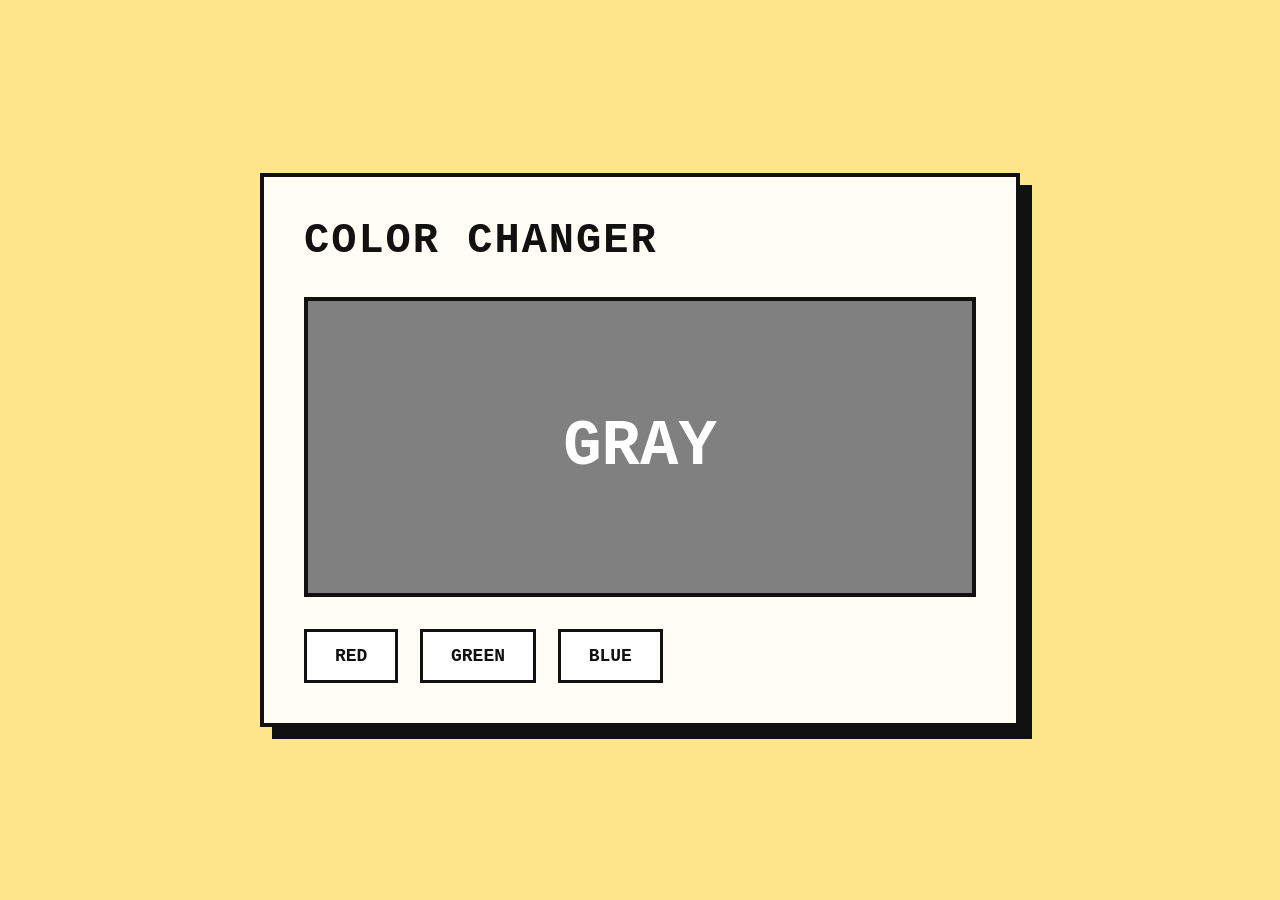
<file: task-1/index.html>
<!DOCTYPE html>
<html lang="en">
<head>
    <meta charset="UTF-8">
    <meta name="viewport" content="width=device-width, initial-scale=1.0">
    <title>Color Changer</title>
    <link rel="stylesheet" href="style.css">
</head>
<body>
    <main>
        <h1>Color Changer</h1>

        <div id="colorBox">Gray</div>

        <button id="redBtn">Red</button>
        <button id="greenBtn">Green</button>
        <button id="blueBtn">Blue</button>
    </main>

    <script src="script.js"></script>
</body>
</html>
</file>
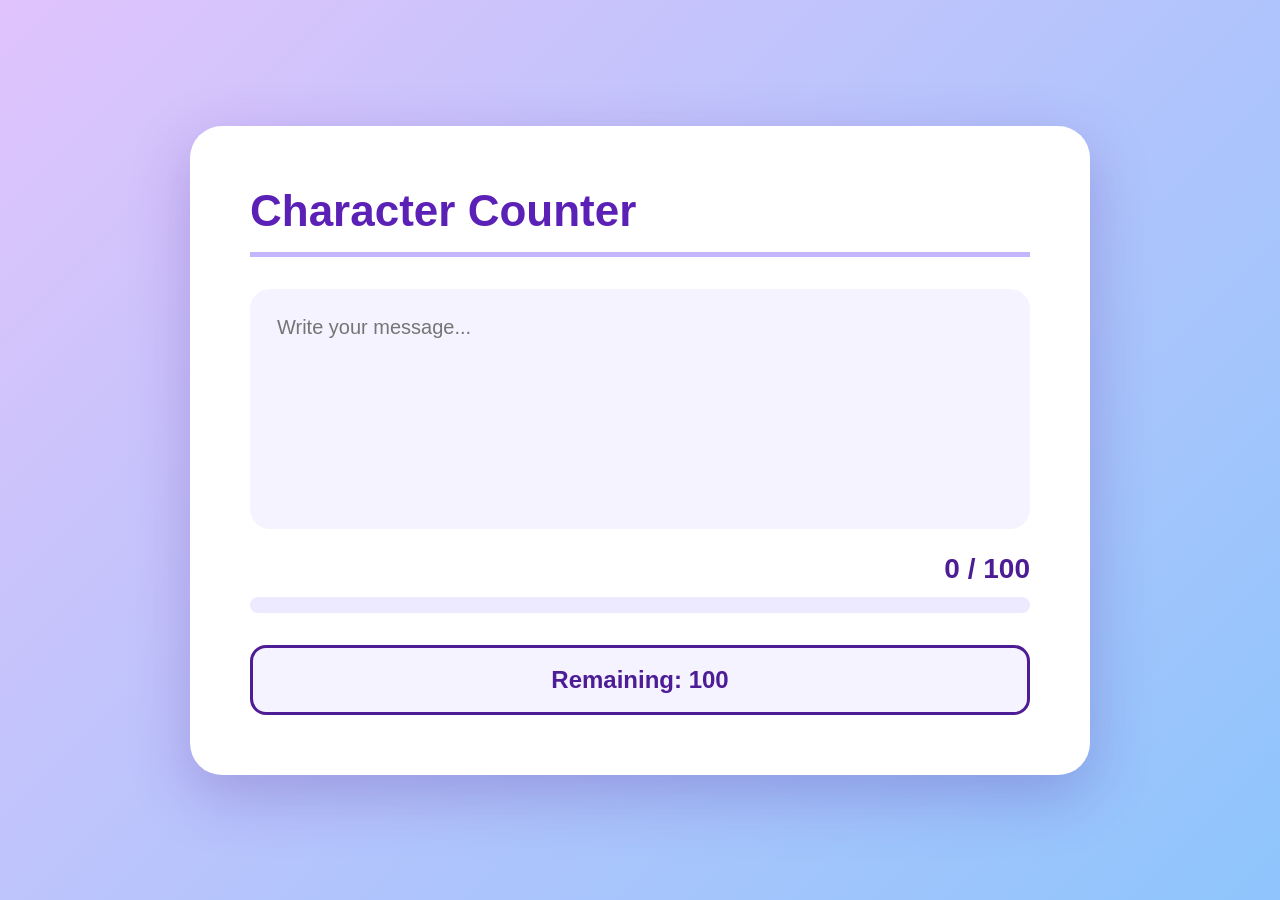
<file: task-2/index.html>
<!DOCTYPE html>
<html lang="en">
<head>
    <meta charset="UTF-8">
    <meta name="viewport" content="width=device-width, initial-scale=1.0">
    <title>Character Counter</title>
    <link rel="stylesheet" href="style.css">
</head>
<body>
    <main>
        <h1>Character Counter</h1>

        <textarea
            id="message"
            maxlength="100"
            placeholder="Write your message..."
        ></textarea>

        <p id="counter">0 / 100</p>
        <progress id="progress" max="100" value="0"></progress>

        <p id="remaining">Remaining: 100</p>
    </main>

    <script src="script.js"></script>
</body>
</html>
</file>
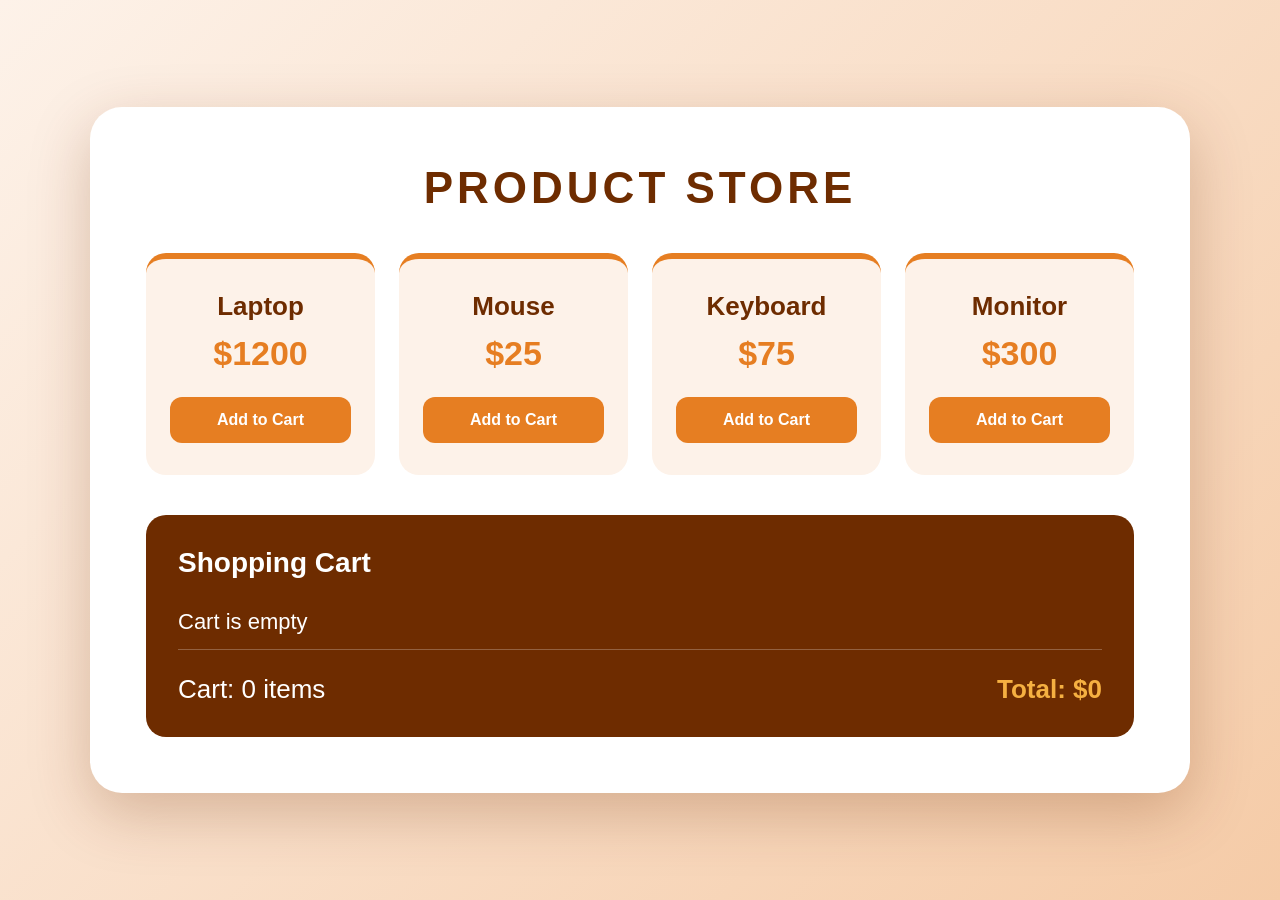
<file: task-3/index.html>
<!DOCTYPE html>
<html lang="en">
<head>
    <meta charset="UTF-8">
    <meta name="viewport" content="width=device-width, initial-scale=1.0">
    <title>Product Store</title>
    <link rel="stylesheet" href="style.css">
</head>
<body>
    <main>
        <h1>Product Store</h1>

        <section id="productContainer"></section>

        <section id="cart">
            <h2>Shopping Cart</h2>
            <ul id="cartList"></ul>
            <p id="cartCount">Cart: 0 items</p>
            <p id="totalPrice">Total: $0</p>
        </section>
    </main>

    <script src="script.js"></script>
</body>
</html>
</file>
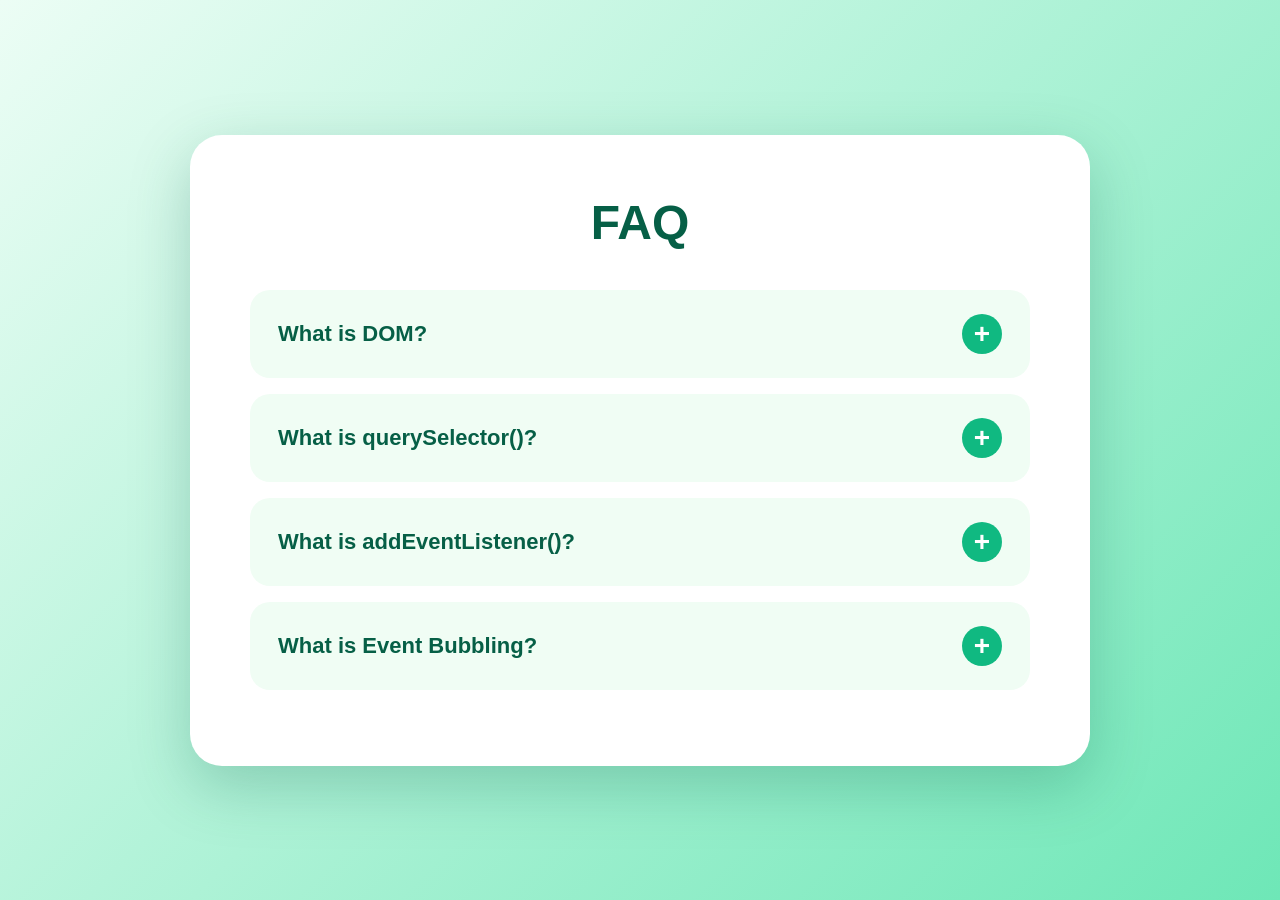
<file: task-4/index.html>
<!DOCTYPE html>
<html lang="en">
<head>
    <meta charset="UTF-8">
    <meta name="viewport" content="width=device-width, initial-scale=1.0">
    <title>FAQ Accordion</title>
    <link rel="stylesheet" href="style.css">
</head>
<body>
    <main>
        <h1>FAQ</h1>

        <div class="faq-item">
            <button class="faq-question">
                What is DOM?
                <span>+</span>
            </button>
            <p class="faq-answer">
                DOM stands for Document Object Model.
            </p>
        </div>

        <div class="faq-item">
            <button class="faq-question">
                What is querySelector()?
                <span>+</span>
            </button>
            <p class="faq-answer">
                It selects the first matching element.
            </p>
        </div>

        <div class="faq-item">
            <button class="faq-question">
                What is addEventListener()?
                <span>+</span>
            </button>
            <p class="faq-answer">
                It runs a function when an event happens, for example a click.
            </p>
        </div>

        <div class="faq-item">
            <button class="faq-question">
                What is Event Bubbling?
                <span>+</span>
            </button>
            <p class="faq-answer">
                An event starts on the clicked element and then goes up to its parent elements.
            </p>
        </div>
    </main>

    <script src="script.js"></script>
</body>
</html>
</file>
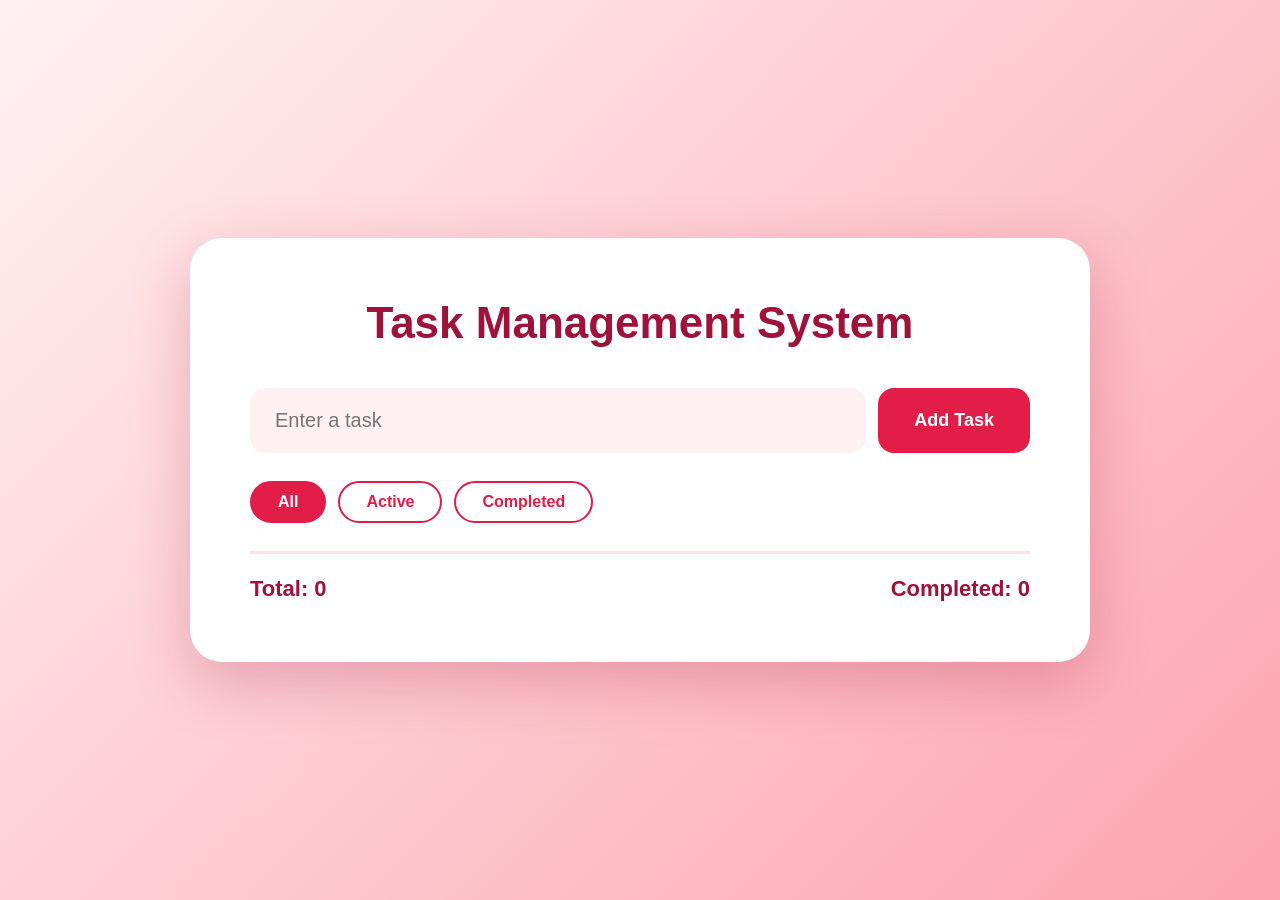
<file: task-5/index.html>
<!DOCTYPE html>
<html lang="en">
<head>
    <meta charset="UTF-8">
    <meta name="viewport" content="width=device-width, initial-scale=1.0">
    <title>Task Management System</title>
    <link rel="stylesheet" href="style.css">
</head>
<body>
    <main>
        <h1>Task Management System</h1>

        <form id="taskForm">
            <input id="taskInput" placeholder="Enter a task">
            <button type="submit">Add Task</button>
        </form>

        <nav id="filters">
            <button data-filter="all" class="active">All</button>
            <button data-filter="active">Active</button>
            <button data-filter="completed">Completed</button>
        </nav>

        <ul id="taskList"></ul>

        <section class="stats">
            <p id="totalTasks">Total: 0</p>
            <p id="completedTasks">Completed: 0</p>
        </section>
    </main>

    <script src="script.js"></script>
</body>
</html>
</file>
<file: task-1/style.css>
*{
    margin: 0;
    padding: 0;
    box-sizing: border-box;
}

body {
    margin: 0;
    min-height: 100vh;
    display: grid;
    place-items: center;
    font-family: "Courier New", monospace;
    background-color: #fde68a;
}

main {
    box-sizing: border-box;
    width: 90%;
    max-width: 760px;
    padding: 40px;
    background-color: #fffdf5;
    border: 4px solid #111;
    box-shadow: 12px 12px 0 #111;
}

h1 {
    margin: 0;
    font-size: 42px;
    text-transform: uppercase;
    letter-spacing: 2px;
    color: #111;
}

#colorBox {
    height: 300px;
    margin: 32px 0;
    display: flex;
    align-items: center;
    justify-content: center;
    font-size: 64px;
    font-weight: bold;
    text-transform: uppercase;
    color: white;
    background-color: gray;
    border: 4px solid #111;
    transition: background-color 0.3s;
}

button {
    margin-right: 12px;
    padding: 14px 28px;
    font-family: inherit;
    font-size: 18px;
    font-weight: bold;
    text-transform: uppercase;
    color: #111;
    background-color: white;
    border: 3px solid #111;
    cursor: pointer;
}

button:hover {
    color: white;
    background-color: #111;
}

button:active {
    transform: translate(3px, 3px);
}
</file>
<file: task-2/style.css>
*{
    margin: 0;
    padding: 0;
    box-sizing: border-box;
}

body {
    margin: 0;
    padding: 40px;
    min-height: 100vh;
    box-sizing: border-box;
    display: grid;
    place-items: center;
    font-family: "Trebuchet MS", sans-serif;
    background: linear-gradient(135deg, #e0c3fc, #8ec5fc);
}

main {
    width: 100%;
    max-width: 900px;
    box-sizing: border-box;
    padding: 60px;
    background-color: white;
    border-radius: 32px;
    box-shadow: 0 20px 60px rgba(76, 29, 149, 0.25);
}

h1 {
    margin: 0 0 32px;
    padding-bottom: 16px;
    font-size: 44px;
    color: #5b21b6;
    border-bottom: 5px solid #c4b5fd;
}

textarea {
    display: block;
    width: 100%;
    height: 240px;
    padding: 24px;
    box-sizing: border-box;
    font-family: inherit;
    font-size: 20px;
    color: #2e1065;
    background-color: #f5f3ff;
    border: 3px solid transparent;
    border-radius: 20px;
    resize: none;
}

textarea:focus {
    outline: none;
    border-color: #7c3aed;
}

main p {
    font-weight: bold;
    color: #4c1d95;
}

#counter {
    margin: 24px 0 12px;
    font-size: 28px;
    text-align: right;
}

progress {
    display: block;
    width: 100%;
    height: 16px;
    border: none;
    border-radius: 8px;
    overflow: hidden;
    -webkit-appearance: none;
    appearance: none;
    background-color: #ede9fe;
}

progress::-webkit-progress-bar {
    background-color: #ede9fe;
}

progress::-webkit-progress-value {
    background-color: #7c3aed;
}

progress::-moz-progress-bar {
    background-color: #7c3aed;
}

#remaining {
    margin: 32px 0 0;
    padding: 18px;
    font-size: 24px;
    text-align: center;
    background-color: #f5f3ff;
    border: 3px solid currentColor;
    border-radius: 16px;
}

.warning {
    color: orange;
}

.limit {
    color: red;
}
</file>
<file: task-3/style.css>
*{
    margin: 0;
    padding: 0;
    box-sizing: border-box;
}

body {
    margin: 0;
    padding: 40px;
    min-height: 100vh;
    box-sizing: border-box;
    display: grid;
    place-items: center;
    font-family: "Trebuchet MS", sans-serif;
    background: linear-gradient(135deg, #fdf2e9, #f5cba7);
}

main {
    width: 100%;
    max-width: 1100px;
    box-sizing: border-box;
    padding: 56px;
    background-color: white;
    border-radius: 32px;
    box-shadow: 0 20px 60px rgba(110, 44, 0, 0.25);
}

h1 {
    margin: 0 0 40px;
    font-size: 44px;
    text-align: center;
    text-transform: uppercase;
    letter-spacing: 4px;
    color: #6e2c00;
}

#productContainer {
    display: grid;
    grid-template-columns: repeat(auto-fit, minmax(200px, 1fr));
    gap: 24px;
}

.product-card {
    padding: 32px 24px;
    text-align: center;
    background-color: #fdf2e9;
    border-top: 6px solid #e67e22;
    border-radius: 20px;
    transition: transform 0.2s;
}

.product-card:hover {
    transform: translateY(-6px);
}

.product-card h2 {
    margin: 0 0 12px;
    font-size: 26px;
    color: #6e2c00;
}

.product-card p {
    margin: 0 0 24px;
    font-size: 34px;
    font-weight: bold;
    color: #e67e22;
}

.product-card button {
    width: 100%;
    padding: 14px;
    font-family: inherit;
    font-size: 16px;
    font-weight: bold;
    color: white;
    background-color: #e67e22;
    border: none;
    border-radius: 12px;
    cursor: pointer;
}

.product-card button:hover {
    background-color: #ca6f1e;
}

#cart {
    margin-top: 40px;
    padding: 32px;
    display: grid;
    grid-template-columns: 1fr 1fr;
    align-items: center;
    color: white;
    background-color: #6e2c00;
    border-radius: 20px;
}

#cart h2 {
    margin: 0 0 16px;
    grid-column: 1 / -1;
    font-size: 28px;
}

#cart p {
    margin: 0;
    font-size: 26px;
}

#cart p:last-child {
    text-align: right;
    font-weight: bold;
    color: #f5b041;
}

#cartList {
    margin: 0 0 24px;
    padding: 0;
    grid-column: 1 / -1;
    list-style: none;
}

#cartList li {
    padding: 14px 0;
    display: flex;
    justify-content: space-between;
    font-size: 22px;
    border-bottom: 1px solid rgba(255, 255, 255, 0.25);
}

#cartList li span:last-child {
    font-weight: bold;
    color: #f5b041;
}
</file>
<file: task-4/style.css>
*{
    margin: 0;
    padding: 0;
    box-sizing: border-box;
}

body {
    margin: 0;
    padding: 40px;
    min-height: 100vh;
    box-sizing: border-box;
    display: grid;
    place-items: center;
    font-family: "Trebuchet MS", sans-serif;
    background: linear-gradient(135deg, #ecfdf5, #6ee7b7);
}

main {
    width: 100%;
    max-width: 900px;
    box-sizing: border-box;
    padding: 60px;
    background-color: white;
    border-radius: 32px;
    box-shadow: 0 20px 60px rgba(6, 95, 70, 0.25);
}

h1 {
    margin: 0 0 40px;
    font-size: 48px;
    text-align: center;
    color: #065f46;
}

.faq-item {
    margin-bottom: 16px;
    background-color: #f0fdf4;
    border-radius: 20px;
    overflow: hidden;
}

.faq-question {
    width: 100%;
    padding: 24px 28px;
    display: flex;
    justify-content: space-between;
    align-items: center;
    font-family: inherit;
    font-size: 22px;
    font-weight: bold;
    text-align: left;
    color: #065f46;
    background-color: transparent;
    border: none;
    cursor: pointer;
}

.faq-question:hover {
    background-color: #d1fae5;
}

.faq-question span {
    width: 40px;
    height: 40px;
    flex-shrink: 0;
    display: flex;
    align-items: center;
    justify-content: center;
    font-size: 28px;
    color: white;
    background-color: #10b981;
    border-radius: 50%;
}

.faq-question.active {
    color: white;
    background-color: #059669;
}

.faq-question.active span {
    color: #059669;
    background-color: white;
}

.faq-answer {
    display: none;
    margin: 0;
    padding: 24px 28px;
    font-size: 19px;
    line-height: 1.7;
    color: #064e3b;
}

.faq-answer.show {
    display: block;
}
</file>
<file: task-5/style.css>
body {
    margin: 0;
    padding: 40px;
    min-height: 100vh;
    box-sizing: border-box;
    display: grid;
    place-items: center;
    font-family: "Trebuchet MS", sans-serif;
    background: linear-gradient(135deg, #fff1f2, #fda4af);
}

main {
    width: 100%;
    max-width: 900px;
    box-sizing: border-box;
    padding: 60px;
    background-color: white;
    border-radius: 32px;
    box-shadow: 0 20px 60px rgba(159, 18, 57, 0.25);
}

h1 {
    margin: 0 0 40px;
    font-size: 44px;
    text-align: center;
    color: #9f1239;
}

form {
    display: flex;
    gap: 12px;
}

input {
    flex: 1;
    padding: 18px 22px;
    font-family: inherit;
    font-size: 20px;
    color: #4c0519;
    background-color: #fff1f2;
    border: 3px solid transparent;
    border-radius: 16px;
}

input:focus {
    outline: none;
    border-color: #e11d48;
}

form button {
    padding: 0 36px;
    font-family: inherit;
    font-size: 18px;
    font-weight: bold;
    color: white;
    background-color: #e11d48;
    border: none;
    border-radius: 16px;
    cursor: pointer;
}

form button:hover {
    background-color: #be123c;
}

#filters {
    margin: 28px 0;
    display: flex;
    gap: 12px;
}

#filters button {
    padding: 10px 26px;
    font-family: inherit;
    font-size: 16px;
    font-weight: bold;
    color: #e11d48;
    background-color: white;
    border: 2px solid #e11d48;
    border-radius: 999px;
    cursor: pointer;
}

#filters button.active {
    color: white;
    background-color: #e11d48;
}

#taskList {
    margin: 0;
    padding: 0;
    list-style: none;
}

#taskList li {
    margin-bottom: 12px;
    padding: 18px 22px;
    display: flex;
    align-items: center;
    gap: 12px;
    font-size: 20px;
    color: #4c0519;
    background-color: #fff1f2;
    border-radius: 16px;
}

#taskList li::before {
    content: "○";
    font-size: 26px;
    color: #e11d48;
}

#taskList li.completed::before {
    content: "✓";
}

#taskList li span {
    flex: 1;
}

#taskList li.completed span {
    text-decoration: line-through;
    color: #9ca3af;
}

#taskList button {
    padding: 10px 18px;
    font-family: inherit;
    font-size: 15px;
    font-weight: bold;
    color: white;
    border: none;
    border-radius: 10px;
    cursor: pointer;
}

.complete-btn {
    background-color: #059669;
}

.delete-btn {
    background-color: #be123c;
}

.stats {
    margin-top: 28px;
    padding-top: 22px;
    display: flex;
    justify-content: space-between;
    border-top: 3px solid #ffe4e6;
}

.stats p {
    margin: 0;
    font-size: 22px;
    font-weight: bold;
    color: #9f1239;
}
</file>
